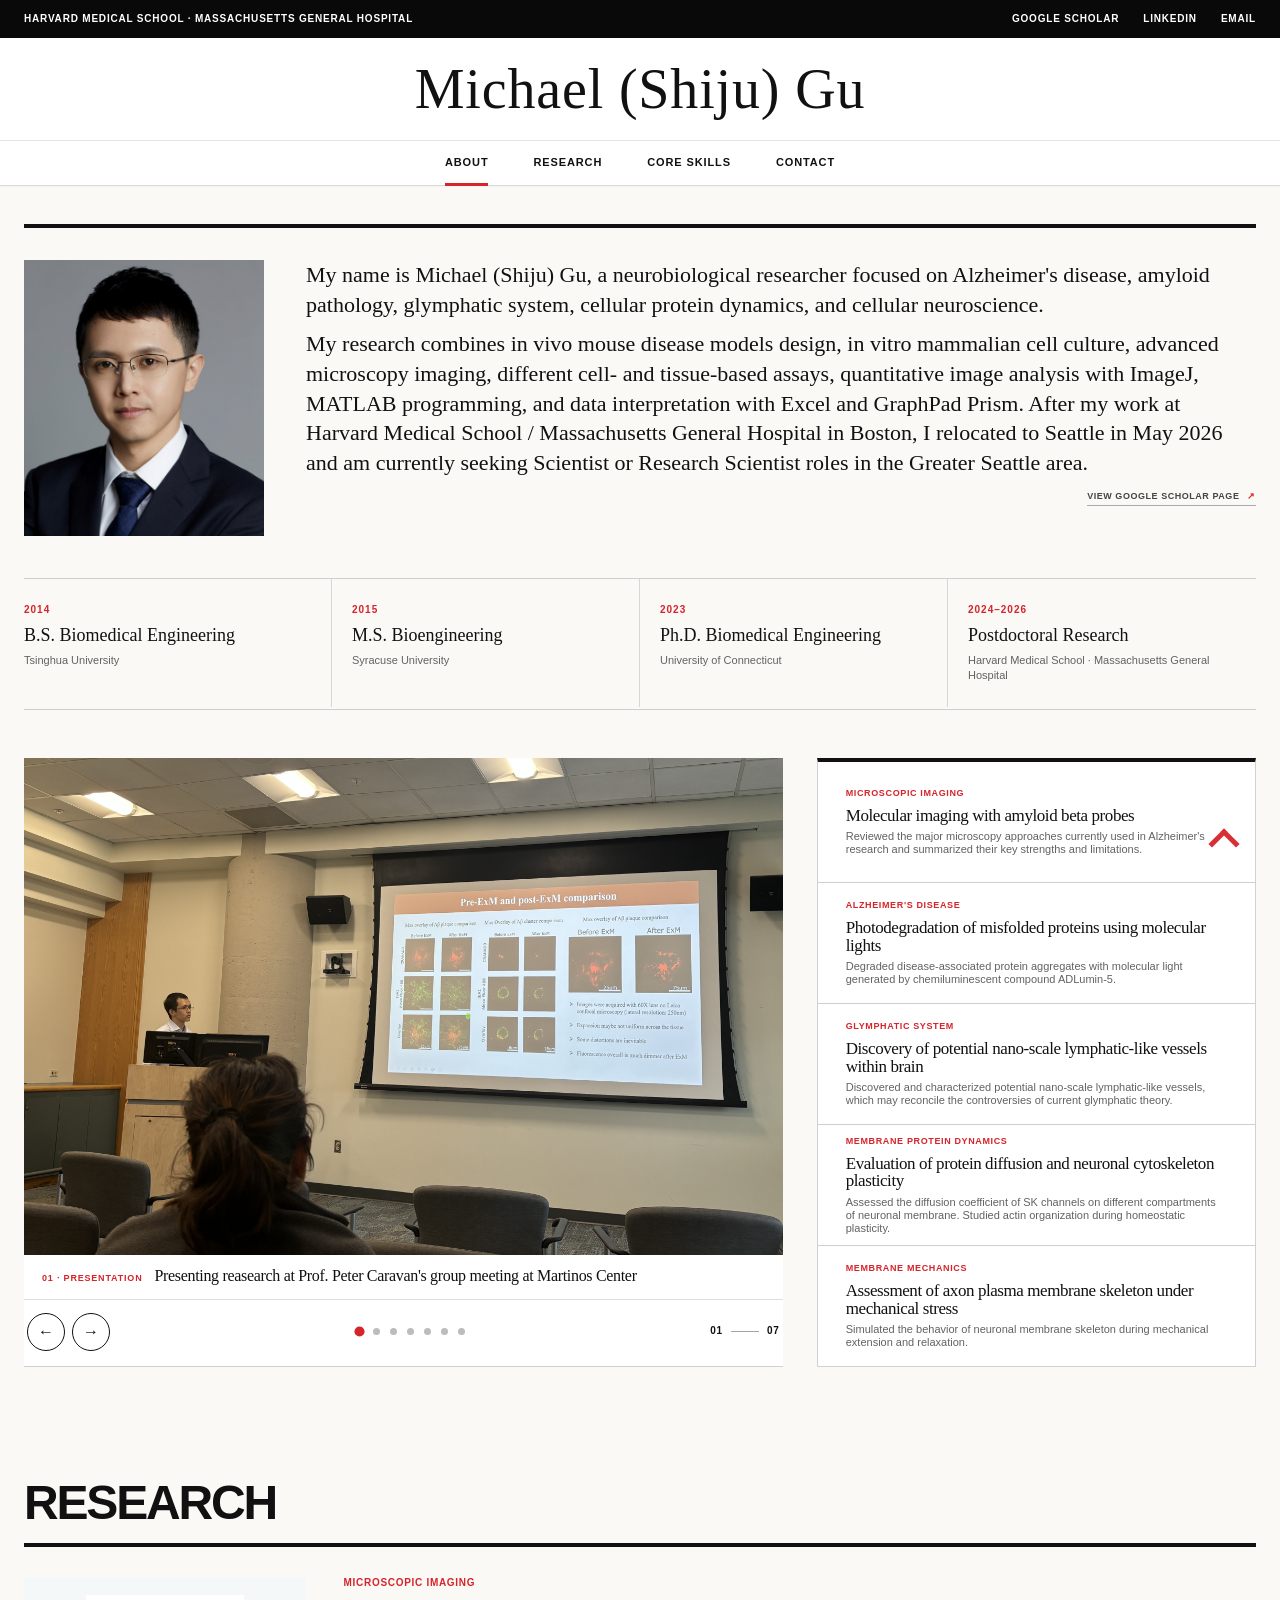
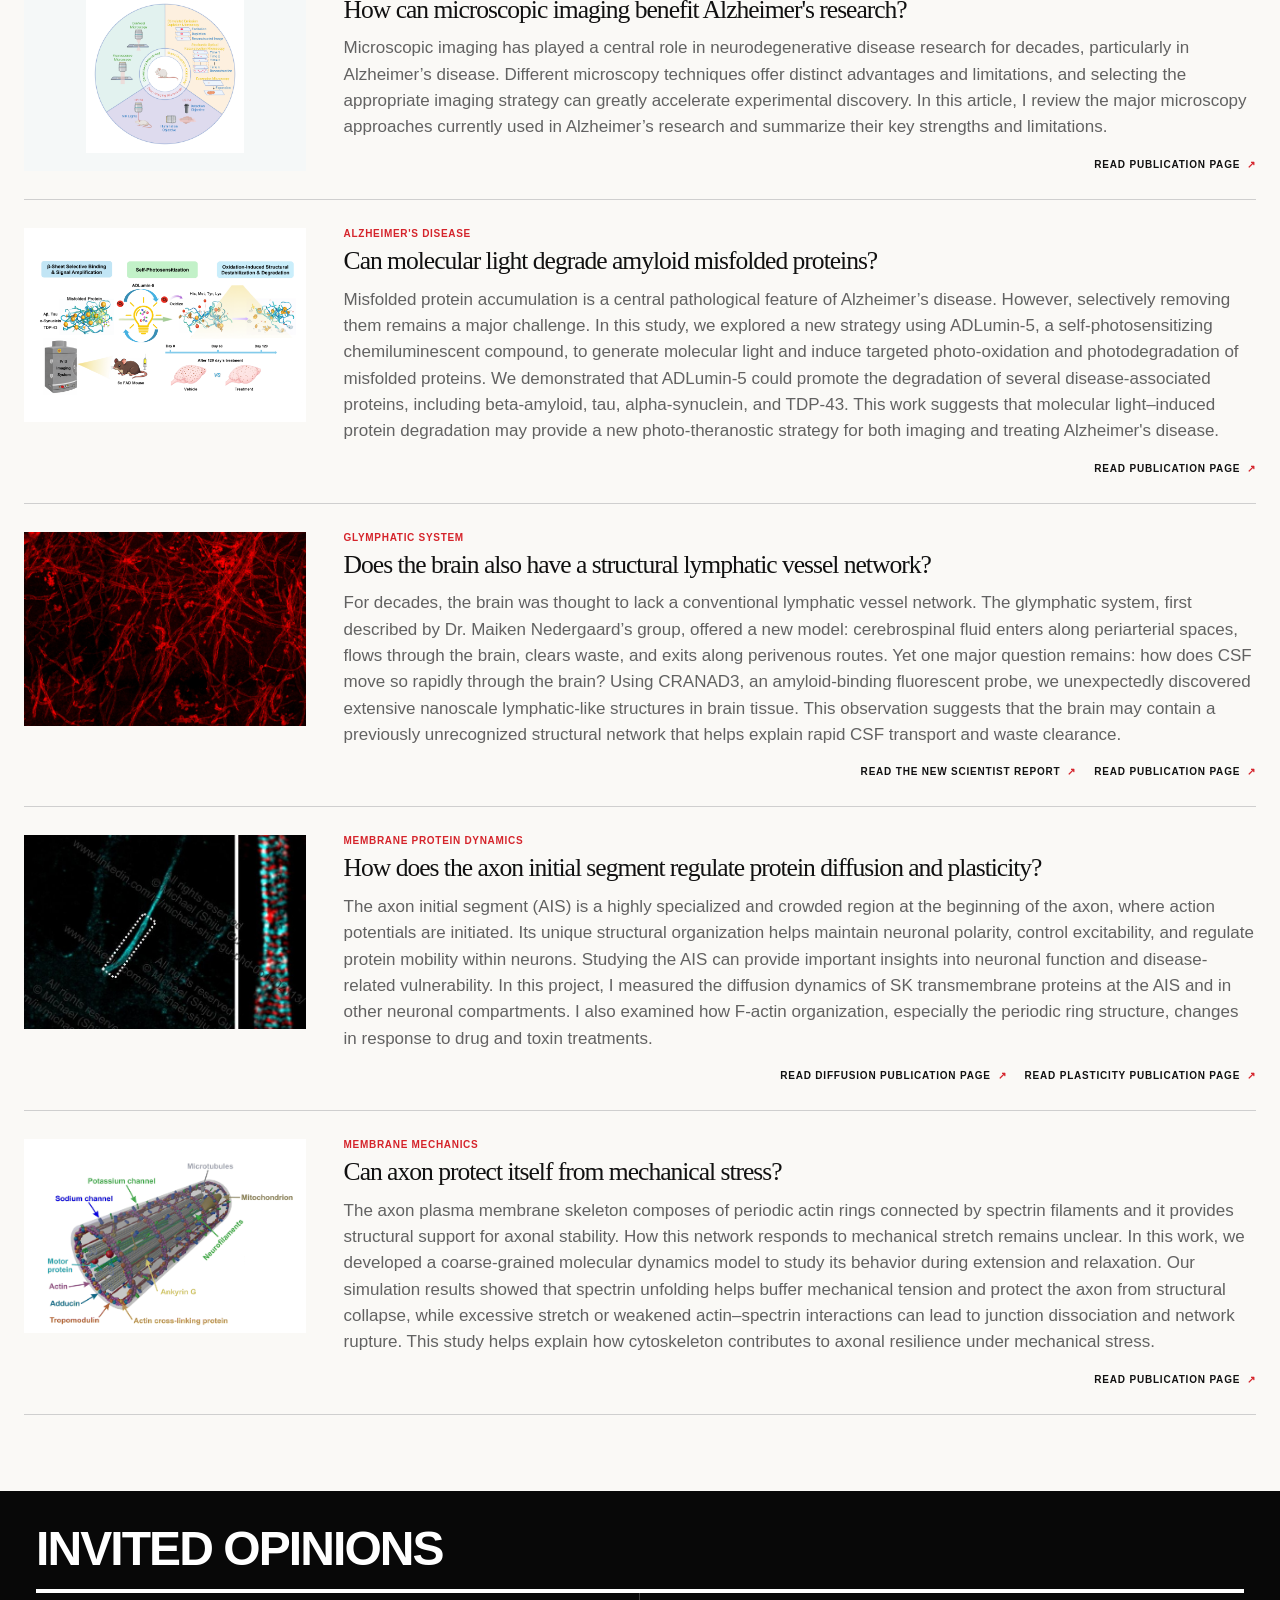
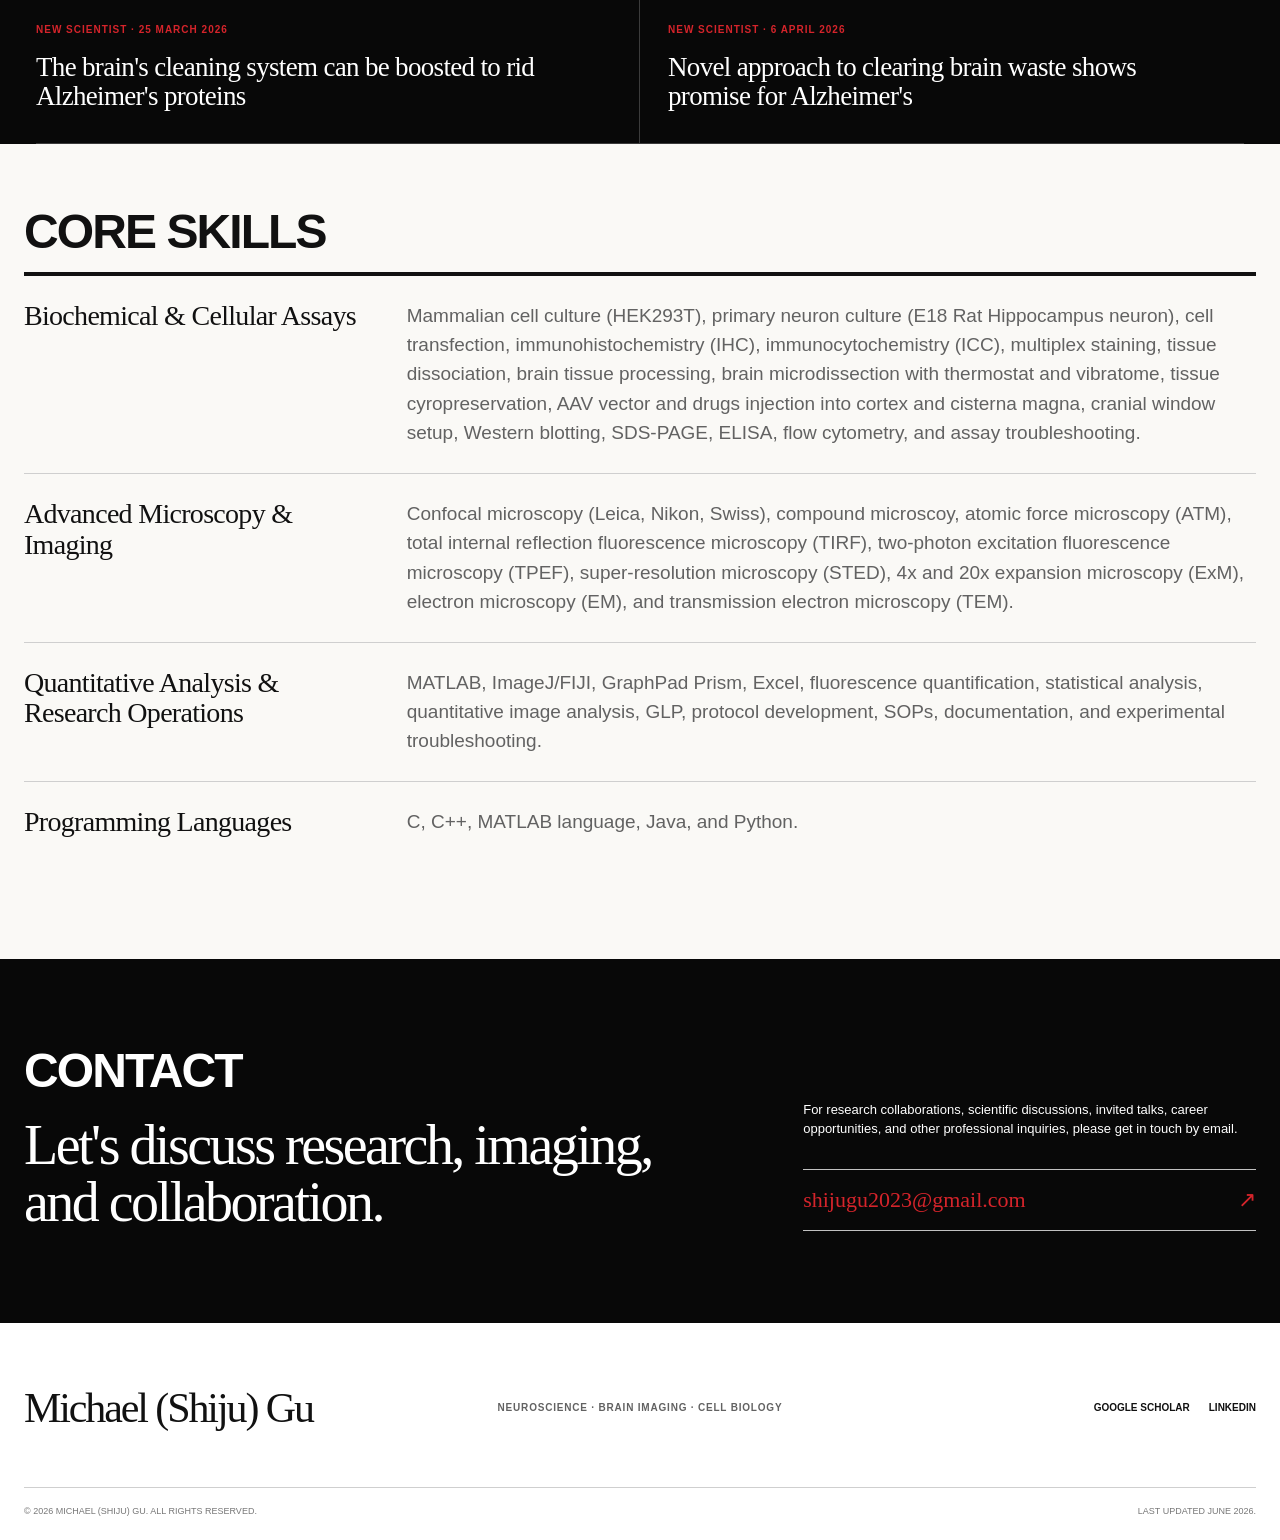
<file: index.html>
﻿<!doctype html>
<html lang="en">
  <head>
    <meta charset="UTF-8" />
    <meta name="viewport" content="width=device-width, initial-scale=1.0" />
    <meta
      name="description"
      content="Shiju Gu, Ph.D. is a neurobiology and biomedical imaging researcher focused on Alzheimer's disease, glymphatic biology, fluorescence microscopy, tissue imaging, quantitative image analysis, and neurodegeneration in the Greater Seattle Area."
    />
    <meta name="author" content="Shiju Gu, Ph.D." />
    <meta
      name="keywords"
      content="Shiju Gu, Alzheimer's disease, glymphatic biology, fluorescence microscopy, tissue imaging, quantitative image analysis, neurodegeneration"
    />
    <meta name="robots" content="index, follow" />
    <meta name="theme-color" content="#ffffff" />
    <link rel="canonical" href="https://shiju-gu.github.io/" />
    <meta property="og:type" content="profile" />
    <meta property="og:site_name" content="Shiju Gu, Ph.D." />
    <meta property="og:title" content="Shiju Gu, Ph.D. | Alzheimer's Disease, Glymphatic Biology & Biomedical Imaging" />
    <meta
      property="og:description"
      content="Personal website of Shiju Gu, Ph.D., a researcher focused on Alzheimer's disease, glymphatic biology, fluorescence microscopy, tissue imaging, quantitative image analysis, and neurodegeneration."
    />
    <meta property="og:url" content="https://shiju-gu.github.io/" />
    <meta property="og:image" content="https://shiju-gu.github.io/images/Shiju-Gu.jpg" />
    <meta property="og:image:alt" content="Portrait of Shiju Gu, Ph.D." />
    <meta property="og:locale" content="en_US" />
    <meta property="profile:first_name" content="Shiju" />
    <meta property="profile:last_name" content="Gu" />
    <meta name="twitter:card" content="summary_large_image" />
    <meta name="twitter:url" content="https://shiju-gu.github.io/" />
    <meta name="twitter:title" content="Shiju Gu, Ph.D. | Alzheimer's Disease & Biomedical Imaging" />
    <meta
      name="twitter:description"
      content="Research profile of Shiju Gu, Ph.D., focused on Alzheimer's disease, glymphatic biology, fluorescence microscopy, tissue imaging, quantitative image analysis, and neurodegeneration."
    />
    <meta name="twitter:image" content="https://shiju-gu.github.io/images/Shiju-Gu.jpg" />
    <meta name="twitter:image:alt" content="Portrait of Shiju Gu, Ph.D." />
    <script type="application/ld+json">
      {
        "@context": "https://schema.org",
        "@type": "Person",
        "name": "Shiju Gu, Ph.D.",
        "givenName": "Shiju",
        "familyName": "Gu",
        "alternateName": "Michael (Shiju) Gu",
        "url": "https://shiju-gu.github.io/",
        "image": "https://shiju-gu.github.io/images/Shiju-Gu.jpg",
        "sameAs": [
          "https://scholar.google.com/citations?user=sMQZGO8AAAAJ&hl=en",
          "https://www.linkedin.com/in/shiju-gu-phd-0b1602113/"
        ],
        "jobTitle": "Neurobiology and Biomedical Imaging Researcher",
        "description": "Shiju Gu, Ph.D. studies Alzheimer's disease, glymphatic biology, fluorescence microscopy, tissue imaging, quantitative image analysis, and neurodegeneration.",
        "knowsAbout": [
          "Alzheimer's disease",
          "Glymphatic biology",
          "Fluorescence microscopy",
          "Tissue imaging",
          "Quantitative image analysis",
          "Neurodegeneration"
        ],
        "address": {
          "@type": "PostalAddress",
          "addressLocality": "Greater Seattle Area",
          "addressCountry": "US"
        }
      }
    </script>
    <title>Shiju Gu, Ph.D. | Alzheimer's Disease & Biomedical Imaging</title>
    <link rel="stylesheet" href="styles.css" />
    <script src="script.js" defer></script>
  </head>
  <body>
    <a class="skip-link" href="#main-content">Skip to main content</a>

    <div class="utility-bar">
      <div class="utility-inner">
        <p>
          <a href="https://hms.harvard.edu/" target="_blank" rel="noreferrer">Harvard Medical School</a>
          &middot;
          <a href="https://www.massgeneral.org/" target="_blank" rel="noreferrer">Massachusetts General Hospital</a>
        </p>
        <div>
          <a
            href="https://scholar.google.com/citations?user=sMQZGO8AAAAJ&hl=en"
            target="_blank"
            rel="noreferrer"
          >Google Scholar</a>
          <a
            href="https://www.linkedin.com/in/shiju-gu-phd-0b1602113/"
            target="_blank"
            rel="noreferrer"
          >LinkedIn</a>
          <a href="mailto:shijugu2023@gmail.com">Email</a>
        </div>
      </div>
    </div>

    <header class="site-header" data-header>
      <div class="masthead">
        <button
          class="menu-toggle"
          type="button"
          aria-label="Open navigation"
          aria-expanded="false"
          data-menu-toggle
        >
          <span></span><span></span><span></span>
        </button>

        <a class="site-name" href="#about" aria-label="Michael (Shiju) Gu, home">
          Michael (Shiju) Gu</a>

        <span class="masthead-spacer" aria-hidden="true"></span>
      </div>

      <nav class="main-nav" aria-label="Primary navigation" data-nav>
        <a href="#about">About</a>
        <a href="#research">Research</a>
        <a href="#skills">CORE SKILLS</a>
        <a href="#contact">Contact</a>
      </nav>
    </header>

    <main id="main-content">
      <section class="hero page-shell" id="about">
        <div class="intro-deck" aria-label="About Michael (Shiju) Gu">
          <div class="intro-portrait">
            <img
              src="images/Shiju-Gu.jpg?v=4"
              alt="Portrait of Michael (Shiju) Gu"
              width="2560"
              height="2458"
            >
          </div>

          <div class="intro-copy">
            <p>
              My name is Michael (Shiju) Gu, a neurobiological researcher focused on Alzheimer's disease, amyloid pathology,  
              glymphatic system, cellular protein dynamics, and cellular neuroscience.  
            </p>
            <p>
              My research combines in vivo mouse disease models design, in vitro mammalian cell culture, advanced microscopy imaging, 
              different cell- and tissue-based assays, quantitative image analysis with ImageJ, MATLAB programming, and data interpretation with Excel and GraphPad Prism. 
              After my work at Harvard Medical School / Massachusetts General Hospital in Boston, 
              I relocated to Seattle in May 2026 and am currently seeking Scientist or Research Scientist roles 
              in the Greater Seattle area.
            </p>
            <a
              class="profile-scholar-link intro-scholar-link"
              href="https://scholar.google.com/citations?user=sMQZGO8AAAAJ&hl=en"
              target="_blank"
              rel="noreferrer"
            >View Google Scholar Page <span>↗</span></a>
          </div>

          <ol class="education-line" aria-label="Education and training">
            <li>
              <time>2014</time>
              <strong>B.S. Biomedical Engineering</strong>
              <span><a href="https://www.tsinghua.edu.cn/en/" target="_blank" rel="noreferrer">Tsinghua University</a></span>
            </li>
            <li>
              <time>2015</time>
              <strong>M.S. Bioengineering</strong>
              <span><a href="https://www.syracuse.edu/" target="_blank" rel="noreferrer">Syracuse University</a></span>
            </li>
            <li>
              <time>2023</time>
              <strong>Ph.D. Biomedical Engineering</strong>
              <span><a href="https://uconn.edu/" target="_blank" rel="noreferrer">University of Connecticut</a></span>
            </li>
            <li>
              <time>2024–2026</time>
              <strong>Postdoctoral Research</strong>
              <span>
                <a href="https://hms.harvard.edu/" target="_blank" rel="noreferrer">Harvard Medical School</a>
                &middot;
                <a href="https://www.massgeneral.org/" target="_blank" rel="noreferrer">Massachusetts General Hospital</a>
              </span>
            </li>
          </ol>
        </div>

        <div class="hero-grid">
          <article class="lead-story">
            <div class="hero-carousel" data-carousel aria-label="Featured research image gallery">
              <div
                class="carousel-track"
                data-carousel-track
                tabindex="0"
                aria-label="Scrollable gallery. Use the left and right arrow keys to navigate."
              >
                <figure class="carousel-slide" data-slide>
                  <div class="carousel-image">
                    <img src="images/slides/slide-01.png" alt="Abstract neural dynamics visualization">
                  </div>
                  <figcaption>
                    <span>01 · Presentation</span>
                    <p>Presenting reasearch at Prof. Peter Caravan's group meeting at Martinos Center</p>
                  </figcaption>
                </figure>

                <figure class="carousel-slide" data-slide>
                  <div class="carousel-image">
                    <img src="images/slides/slide-02.png" alt="Abstract glymphatic pathway visualization">
                  </div>
                  <figcaption>
                    <span>02 · Seminar</span>
                    <p> Discussing with Prof. Dennis Selkoe after an Alzheimer's disease seminar at HMS</p>
                  </figcaption>
                </figure>

                <figure class="carousel-slide" data-slide>
                  <div class="carousel-image">
                    <img src="images/slides/slide-03.png" alt="Abstract molecular imaging visualization">
                  </div>
                  <figcaption>
                    <span>03 · In vivo Study</span>
                    <p>Injecting AAV vectors and fluorescent probes in mouse disease models </p>
                  </figcaption>
                </figure>

                <figure class="carousel-slide" data-slide>
                  <div class="carousel-image">
                    <img src="images/slides/slide-04.png" alt="Abstract amyloid imaging visualization">
                  </div>
                  <figcaption>
                    <span>04 · Imaging</span>
                    <p>Imaging Aβ plaques and microglia using confocal and fluorescence lifetime microscopy.</p>
                  </figcaption>
                </figure>

                <figure class="carousel-slide" data-slide>
                  <div class="carousel-image">
                    <img src="images/slides/slide-05.png" alt="Abstract axonal membrane visualization">
                  </div>
                  <figcaption>
                    <span>05 · Microscopy</span>
                    <p>Calibrating two-photon fluorescence microscopy for in vivo mouse brain imaging.</p>
                  </figcaption>
                </figure>

                <figure class="carousel-slide" data-slide>
                  <div class="carousel-image">
                    <img src="images/slides/slide-06.png" alt="Abstract microscopy visualization">
                  </div>
                  <figcaption>
                    <span>06 · Lab</span>
                    <p>Group photo with my PI, Prof. Chongzhao Ran (at center), and lab members at Martinos Center.</p>
                  </figcaption>
                </figure>

                <figure class="carousel-slide" data-slide>
                  <div class="carousel-image">
                    <img src="images/slides/slide-07.png" alt="Abstract collaborative research visualization">
                  </div>
                  <figcaption>
                    <span>07 · Martinos Center</span>
                    <p>Finishing my postdoc at MGH/HMS before relocating to Seattle in April 2026.</p>
                  </figcaption>
                </figure>
              </div>

              <div class="carousel-controls">
                <div class="carousel-buttons">
                  <button type="button" data-carousel-prev aria-label="Previous image">←</button>
                  <button type="button" data-carousel-next aria-label="Next image">→</button>
                </div>
                <div class="carousel-dots" data-carousel-dots aria-label="Choose an image"></div>
                <p class="carousel-count" aria-live="polite">
                  <span data-carousel-current>01</span>
                  <i></i>
                  <span>07</span>
                </p>
              </div>
            </div>

          </article>

          <aside class="hero-sidebar" aria-label="Research highlights">
            <a class="sidebar-story" href="#imaging">
              <span class="story-label">Microscopic Imaging</span>
              <h3>Molecular imaging with amyloid beta probes</h3>
              <p> Reviewed the major microscopy approaches currently used in Alzheimer's research and summarized their key strengths and limitations.</p>
            </a>

            <a class="sidebar-story" href="#protein-photodegradation">
              <span class="story-label">Alzheimer's Disease</span>
              <h3>Photodegradation of misfolded proteins using molecular lights</h3>
              <p>Degraded disease-associated protein aggregates with molecular light generated by chemiluminescent compound ADLumin-5.</p>
            </a>

            <a class="sidebar-story" href="#glymphatic">
              <span class="story-label">Glymphatic system</span>
              <h3>Discovery of potential nano-scale lymphatic-like vessels within brain</h3>
              <p>Discovered and characterized potential nano-scale lymphatic-like vessels, which may reconcile the controversies of current glymphatic theory.</p>
            </a>

            <a class="sidebar-story" href="#plasticity">
              <span class="story-label">Membrane protein dynamics</span>
              <h3>Evaluation of protein diffusion and neuronal cytoskeleton plasticity</h3>
              <p>Assessed the diffusion coefficient of SK channels on different compartments of neuronal membrane. 
                Studied actin organization during homeostatic plasticity.</p>
            </a>

            <a class="sidebar-story" href="#membrane-skeleton">
              <span class="story-label">Membrane mechanics</span>
              <h3>Assessment of axon plasma membrane skeleton under mechanical stress</h3>
              <p>Simulated the behavior of neuronal membrane skeleton during mechanical extension and relaxation.</p>
            </a>

          </aside>
        </div>
      </section>

      <section class="research-section page-shell" id="research">
    <div class="section-title-row">
      <h2>Research</h2>
    </div>

        <div class="research-grid">

      <article class="research-card" id="imaging">
        <div class="card-art molecule-art research-image-art">
          <img
            src="images/research-molecular-imaging.png"
            alt="Overview diagram of microscopic imaging techniques"
          >
        </div>
            <div class="research-card-copy">
              <span class="story-label">Microscopic Imaging</span>
              <h3>How can microscopic imaging benefit Alzheimer's research?</h3>
              <p>
                Microscopic imaging has played a central role in neurodegenerative disease research for decades, particularly in Alzheimer’s disease. Different microscopy techniques offer distinct advantages and limitations, and selecting the appropriate imaging strategy can greatly accelerate experimental discovery. In this article, I review the major microscopy approaches currently used in Alzheimer’s research and summarize their key strengths and limitations. 
              </p>
              <div class="research-publication-links">
                <a
                  href="https://onlinelibrary.wiley.com/doi/full/10.1002/ird3.70002"
                  target="_blank"
                  rel="noreferrer"
                >read publication page <span>↗</span></a>
              </div>
            </div>
          </article>

      <article class="research-card" id="protein-photodegradation">
        <div class="card-art glymphatic-art">
          <img
            src="images/ADL5.png"
            alt="Fluorescence microscopy image related to molecular phototherapy"
          >
        </div>
            <div class="research-card-copy">
              <span class="story-label">Alzheimer's Disease</span>
              <h3>Can molecular light degrade amyloid misfolded proteins?</h3>
              <p>
                Misfolded protein accumulation is a central pathological feature of Alzheimer’s disease. 
                However, selectively removing them remains a major challenge. In this study, we explored a new strategy 
                using ADLumin-5, a self-photosensitizing chemiluminescent compound, to generate 
                molecular light and induce targeted photo-oxidation and photodegradation of 
                misfolded proteins. 
                We demonstrated that ADLumin-5 could promote the degradation of several 
                disease-associated proteins, including beta-amyloid, tau, alpha-synuclein, 
                and TDP-43. This work suggests that molecular light–induced protein 
                degradation may provide a new photo-theranostic strategy for 
                both imaging and treating Alzheimer's disease.
              </p>
              <div class="research-publication-links">
                <a
                  href="https://www.biorxiv.org/content/10.64898/2026.06.16.732486v1"
                  target="_blank"
                  rel="noreferrer"
                >read publication page <span>↗</span></a>
              </div>
            </div>
          </article>

      <article class="research-card" id="glymphatic">
            <div class="card-art glymphatic-art">
         <img
           src="images/glymphatic-nlvs.png"
           alt="Red fluorescence microscopy image showing fine brain structures"
         >
            </div>
            <div class="research-card-copy">
              <span class="story-label">Glymphatic system</span>
              <h3>Does the brain also have a structural lymphatic vessel network?</h3>
              <p>
                For decades, the brain was thought to lack a conventional lymphatic vessel network.
                 The glymphatic system, first described by Dr. Maiken Nedergaard’s group, offered 
                 a new model: cerebrospinal fluid enters along periarterial spaces, 
                 flows through the brain, clears waste, and exits along perivenous routes. 
                 Yet one major question remains: how does CSF move so rapidly through the brain?
                 Using CRANAD3, an amyloid-binding fluorescent probe, we unexpectedly 
                 discovered extensive nanoscale lymphatic-like structures in brain tissue. 
                 This observation suggests that the brain may contain a previously unrecognized 
                 structural network that helps explain rapid CSF transport and waste clearance.
              </p>
              <div class="research-publication-links">
                <a
                  href="https://www.newscientist.com/article/2515542-accidental-discovery-hints-at-mystery-structures-within-our-brain/"
                  target="_blank"
                  rel="noreferrer"
                >Read the New Scientist Report <span>↗</span></a>
                <a
                  href="https://www.biorxiv.org/content/10.64898/2025.12.30.697095v2.abstract"
                  target="_blank"
                  rel="noreferrer"
                >read publication page <span>↗</span></a>
              </div>
            </div>
          </article>

      <article class="research-card" id="plasticity">
        <div class="card-art axon-art research-image-art">
          <img
            src="images/research-axon-dynamics.jpg"
            alt="Microscopy image of axonal membrane dynamics"
          >
        </div>
            <div class="research-card-copy">
              <span class="story-label">Membrane Protein Dynamics</span>
              <h3>How does the axon initial segment regulate protein diffusion and plasticity?</h3>
              <p>
                The axon initial segment (AIS) is a highly specialized and crowded region at the 
                beginning of the axon, where action potentials are initiated. Its unique structural 
                organization helps maintain neuronal polarity, control excitability, and regulate protein 
                mobility within neurons. Studying the AIS can provide important insights into neuronal 
                function and disease-related vulnerability. In this project, I measured the diffusion 
                dynamics of SK transmembrane proteins at the AIS and in other neuronal compartments. 
                I also examined how F-actin organization, especially the periodic ring structure, 
                changes in response to drug and toxin treatments.
              </p>
              <div class="research-publication-links research-publication-links-multiple">
                <a
                  href="https://journals.physiology.org/doi/full/10.1093/function/zqad018"
                  target="_blank"
                  rel="noreferrer"
                >read diffusion publication page <span>↗</span></a>
                <a
                  href="https://www.biorxiv.org/content/10.1101/2025.10.28.685151v1.abstract"
                  target="_blank"
                  rel="noreferrer"
                >read plasticity publication page <span>↗</span></a>
              </div>
            </div>
          </article>

      <article class="research-card" id="membrane-skeleton">
        <div class="card-art axon-art research-image-art">
          <img
            src="images/simulation-image.png"
            alt="Microscopy image related to axonal membrane skeleton dynamics"
          >
        </div>
            <div class="research-card-copy">
              <span class="story-label">Membrane mechanics</span>
              <h3>Can axon protect itself from mechanical stress?</h3>
              <p>
                The axon plasma membrane skeleton composes of periodic 
                actin rings connected by spectrin filaments and it provides structural support for 
                axonal stability. How this network responds to mechanical stretch remains 
                unclear. In this work, we developed a coarse-grained molecular dynamics model 
                to study its behavior during extension and relaxation. 
                Our simulation results showed that spectrin unfolding helps buffer mechanical tension 
                and protect the axon from structural collapse, while excessive stretch or 
                weakened actin–spectrin interactions can lead to junction dissociation and 
                network rupture. This study helps explain how cytoskeleton contributes to axonal resilience under mechanical stress.
              </p>
              <div class="research-publication-links">
                <a
                  href="https://pubs.rsc.org/en/content/articlehtml/2023/sm/d2sm01602h"
                  target="_blank"
                  rel="noreferrer"
                >read publication page <span>↗</span></a>
              </div>
            </div>
          </article>
        </div>

        <section class="invited-opinions" aria-labelledby="opinions-title">
      <div class="opinions-heading">
        <h3 id="opinions-title">Invited opinions</h3>
      </div>

          <div class="opinion-list">
            <a
              href="https://www.newscientist.com/article/2520849-the-brains-cleaning-system-can-be-boosted-to-rid-alzheimers-proteins/?utm_term=Autofeed&utm_campaign=echobox&utm_medium=social&utm_source=Linkedin#Echobox=1774590391"
              target="_blank"
              rel="noreferrer"
            >
              <span>New Scientist · 25 March 2026</span>
              <h4>The brain's cleaning system can be boosted to rid Alzheimer's proteins</h4>
            </a>
            <a
              href="https://www.newscientist.com/article/2522065-novel-approach-to-clearing-brain-waste-shows-promise-for-alzheimers/"
              target="_blank"
              rel="noreferrer"
            >
              <span>New Scientist · 6 April 2026</span>
              <h4>Novel approach to clearing brain waste shows promise for Alzheimer's</h4>
            </a>
          </div>
        </section>

        <section class="skills-panel" id="skills" aria-labelledby="skills-title">
      <div class="skills-heading">
        <h3 id="skills-title">Core skills</h3>
      </div>

          <div class="skills-grid">
            <article>
              <h4>Biochemical &amp; Cellular Assays</h4>
              <p>
                Mammalian cell culture (HEK293T), primary neuron culture (E18 Rat Hippocampus neuron), cell transfection, immunohistochemistry (IHC), 
                immunocytochemistry (ICC), multiplex staining, 
                tissue dissociation, brain tissue processing, brain microdissection with thermostat and vibratome, tissue cyropreservation, AAV vector and drugs injection into cortex and cisterna magna,
                cranial window setup, Western blotting, SDS-PAGE, ELISA, flow cytometry,
                 
                and assay troubleshooting.
              </p>
            </article>
            <article>
              <h4>Advanced Microscopy &amp; Imaging</h4>
              <p>
                Confocal microscopy (Leica, Nikon, Swiss), compound microscoy, atomic force microscopy (ATM), total internal reflection fluorescence microscopy (TIRF), two-photon excitation fluorescence microscopy (TPEF), super-resolution microscopy (STED), 4x and 20x expansion
                microscopy (ExM), electron microscopy (EM), and transmission electron microscopy (TEM).
              </p>
            </article>
            <article>
              <h4>Quantitative Analysis &amp; Research Operations</h4>
              <p>
                MATLAB, ImageJ/FIJI, GraphPad Prism, Excel, fluorescence quantification, statistical analysis, quantitative image analysis, GLP, protocol development, SOPs,
                documentation, and experimental troubleshooting.
              </p>
            </article>
            <article>
              <h4>Programming Languages</h4>
              <p>
                C, C++, MATLAB language, Java, and Python.
              </p>
            </article>
          </div>
        </section>
      </section>

      <section class="contact-section" id="contact">
        <div class="page-shell contact-grid">
          <div>
            <span class="section-tag light">Contact</span>
            <h2>Let's discuss research, imaging, and collaboration.</h2>
          </div>
          <div class="contact-copy">
            <p>
              For research collaborations, scientific discussions, invited talks, career opportunities, and other
              professional inquiries, please get in touch by email.
            </p>
            <a class="email-link" href="mailto:shijugu2023@gmail.com">
              shijugu2023@gmail.com
              <span aria-hidden="true">↗</span>
            </a>
          </div>
        </div>
      </section>
    </main>

    <footer class="site-footer">
      <div class="page-shell footer-grid">
        <a class="footer-name" href="#home">Michael (Shiju) Gu</a>
        <p>Neuroscience · Brain Imaging · Cell Biology </p>
        <div>
          <a
            href="https://scholar.google.com/citations?user=sMQZGO8AAAAJ&hl=en"
            target="_blank"
            rel="noreferrer"
          >Google Scholar</a>
          <a
            href="https://www.linkedin.com/in/shiju-gu-phd-0b1602113/"
            target="_blank"
            rel="noreferrer"
          >LinkedIn</a>
        </div>
      </div>
      <div class="page-shell copyright">
        <p>© <span data-year></span> Michael (Shiju) Gu. All rights reserved.</p>
        <p>Last updated June 2026.</p>
      </div>
    </footer>
    <button class="scroll-top-button" type="button" aria-label="Back to top" data-scroll-top></button>
  </body>
</html>
</file>
<file: styles.css>
:root {
  --red: #d5242b;
  --red-dark: #a70d1c;
  --ink: #111111;
  --paper: #ffffff;
  --mist: #f2f2f2;
  --soft: #e7e7e7;
  --gray: #626262;
  --blue-black: #0d222a;
  --warm-white: #faf9f6;
  --line: #cfcfcf;
  --serif: Georgia, "Times New Roman", serif;
  --sans: Arial, "Helvetica Neue", sans-serif;
  --page: 1240px;
}

* {
  box-sizing: border-box;
}

html {
  scroll-behavior: smooth;
  scroll-padding-top: 132px;
}

body {
  margin: 0;
  background: var(--warm-white);
  color: var(--ink);
  font-family: var(--sans);
  line-height: 1.45;
}

::selection {
  background: var(--red);
  color: #fff;
}

a {
  color: inherit;
  text-decoration: none;
}

button {
  color: inherit;
  font: inherit;
}

img,
svg {
  max-width: 100%;
}

.skip-link {
  position: fixed;
  top: 8px;
  left: 8px;
  z-index: 100;
  padding: 10px 14px;
  background: var(--red);
  color: #fff;
  transform: translateY(-150%);
}

.skip-link:focus {
  transform: translateY(0);
}

.page-shell {
  width: min(calc(100% - 48px), var(--page));
  margin-inline: auto;
}

.utility-bar {
  background: #090909;
  color: #fff;
}

.utility-inner {
  display: flex;
  align-items: center;
  justify-content: space-between;
  width: min(calc(100% - 48px), var(--page));
  min-height: 38px;
  margin-inline: auto;
  font-size: 10px;
  font-weight: 700;
  letter-spacing: 0.08em;
  text-transform: uppercase;
}

.utility-inner p {
  margin: 0;
}

.utility-inner div {
  display: flex;
  gap: 24px;
}

.utility-inner a:hover {
  color: #ff6268;
}

.site-header {
  position: sticky;
  top: 0;
  z-index: 20;
  border-bottom: 1px solid #d8d8d8;
  background: rgba(255, 255, 255, 0.98);
  box-shadow: 0 1px 0 rgba(0, 0, 0, 0.02);
}

.masthead {
  display: grid;
  grid-template-columns: 1fr auto 1fr;
  align-items: center;
  width: min(calc(100% - 48px), var(--page));
  min-height: 102px;
  margin-inline: auto;
}

.card-art img {
  display: block;
  width: 100%;
  height: 100%;
  object-fit: cover;
}

.site-name {
  font-family: var(--serif);
  font-size: clamp(38px, 4.5vw, 56px);
  letter-spacing: 0.015em;
  line-height: 0.8;
}

.menu-toggle {
  display: grid;
  width: 42px;
  gap: 6px;
  justify-self: start;
  padding: 8px 4px;
  border: 0;
  background: transparent;
  cursor: pointer;
  visibility: hidden;
}

.menu-toggle span {
  display: block;
  width: 25px;
  height: 2px;
  background: var(--ink);
}

.masthead-spacer {
  justify-self: end;
}

.contact-pill {
  justify-self: end;
  padding: 10px 19px;
  border-radius: 999px;
  background: var(--red);
  color: #fff;
  font-size: 11px;
  font-weight: 700;
  letter-spacing: 0.04em;
  text-transform: uppercase;
  transition: background-color 180ms ease;
}

.contact-pill:hover {
  background: var(--red-dark);
}

.contact-pill span {
  margin-left: 7px;
}

.main-nav {
  display: flex;
  align-items: center;
  justify-content: center;
  gap: 45px;
  min-height: 45px;
  border-top: 1px solid #e3e3e3;
  font-size: 11px;
  font-weight: 700;
  letter-spacing: 0.08em;
  text-transform: uppercase;
}

.main-nav a {
  position: relative;
}

.main-nav a::after {
  position: absolute;
  right: 0;
  bottom: -15px;
  left: 0;
  height: 3px;
  background: var(--red);
  content: "";
  transform: scaleX(0);
  transition: transform 180ms ease;
}

.main-nav a:hover::after,
.main-nav a.active::after {
  transform: scaleX(1);
}

.hero {
  padding-top: 38px;
  padding-bottom: 50px;
}

.intro-deck {
  display: grid;
  grid-template-columns: 240px minmax(0, 1fr);
  gap: 42px;
  align-items: start;
  margin-bottom: 48px;
  padding: 32px 0 24px;
  border-top: 4px solid var(--ink);
  border-bottom: 1px solid var(--line);
}

.intro-heading h1 {
  max-width: 720px;
  margin: 14px 0 0;
  font-family: var(--serif);
  font-size: clamp(45px, 6vw, 76px);
  font-weight: 400;
  letter-spacing: -0.058em;
  line-height: 0.95;
}

.intro-heading .section-tag {
  display: block;
  color: var(--ink);
  font-size: clamp(34px, 4vw, 48px);
  font-weight: 700;
  letter-spacing: -0.045em;
  line-height: 1;
  text-transform: uppercase;
}

.intro-copy {
  display: flex;
  align-self: stretch;
  flex-direction: column;
  justify-content: flex-start;
  min-height: 276px;
  padding-top: 0;
}

.intro-copy p {
  margin: 0;
  color: var(--ink);
  font-family: var(--serif);
  font-size: 22px;
  line-height: 1.35;
}

.intro-copy p + p {
  margin-top: 10px;
}

.intro-portrait {
  width: 240px;
  height: 276px;
  overflow: hidden;
  background: #d7d7d2;
}

.intro-portrait img {
  display: block;
  width: 100%;
  height: 100%;
  object-fit: cover;
  object-position: 50% 28%;
  filter: saturate(0.86) contrast(1.03);
}

.intro-scholar-link {
  align-self: flex-end;
  margin-top: auto;
  padding-top: 0;
}

.education-line {
  display: grid;
  grid-column: 1 / -1;
  grid-template-columns: repeat(4, 1fr);
  margin: 0;
  padding: 0;
  border-top: 1px solid var(--line);
  list-style: none;
}

.education-line li {
  position: relative;
  min-width: 0;
  padding: 18px 20px 2px 0;
  border-right: 1px solid #d6d6d6;
}

.education-line li:not(:first-child) {
  padding-left: 20px;
}

.education-line li:last-child {
  border-right: 0;
}

@media (min-width: 981px) {
  .education-line li {
    padding-top: 24px;
  }

  .education-line li:not(:last-child)::after {
    position: absolute;
    top: 0;
    right: -1px;
    bottom: -22px;
    width: 1px;
    background: #d6d6d6;
    content: "";
  }
}

.education-line time,
.education-line strong,
.education-line span {
  display: block;
}

.education-line time {
  margin-bottom: 7px;
  color: var(--red);
  font-size: 10px;
  font-weight: 700;
  letter-spacing: 0.1em;
  text-transform: uppercase;
}

.education-line strong {
  font-family: var(--serif);
  font-size: 18px;
  font-weight: 400;
  line-height: 1.2;
}

.education-line span {
  margin-top: 7px;
  color: var(--gray);
  font-size: 11px;
  line-height: 1.35;
}

.education-line span a {
  color: inherit;
}

.education-line span a:hover {
  color: var(--red);
}

.hero-grid {
  display: grid;
  grid-template-columns: minmax(0, 1.9fr) minmax(330px, 1.1fr);
  gap: 34px;
}

.lead-story,
.hero-sidebar {
  min-width: 0;
}

.hero-carousel {
  min-width: 0;
  border-bottom: 1px solid #cfcfcf;
  background: #fff;
}

.carousel-track {
  display: flex;
  overflow-x: auto;
  scroll-behavior: smooth;
  scroll-snap-type: x mandatory;
  scrollbar-width: none;
  overscroll-behavior-x: contain;
}

.carousel-track::-webkit-scrollbar {
  display: none;
}

.carousel-track:focus-visible {
  outline: 3px solid var(--red);
  outline-offset: 4px;
}

.carousel-slide {
  flex: 0 0 100%;
  min-width: 0;
  margin: 0;
  scroll-snap-align: start;
  scroll-snap-stop: always;
}

.carousel-image {
  aspect-ratio: 10 / 6.55;
  overflow: hidden;
  background: #050505;
}

.carousel-image img {
  display: block;
  width: 100%;
  height: 100%;
  object-fit: cover;
  transition: transform 700ms cubic-bezier(0.2, 0.7, 0.2, 1);
}

.carousel-slide:hover .carousel-image img {
  transform: scale(1.018);
}

.carousel-slide figcaption {
  display: flex;
  align-items: baseline;
  gap: 12px;
  min-height: 44px;
  padding: 12px 18px 11px;
  overflow: hidden;
  white-space: nowrap;
}

.carousel-slide figcaption span {
  flex: 0 0 auto;
  color: var(--red);
  font-size: 9px;
  font-weight: 700;
  letter-spacing: 0.09em;
  text-transform: uppercase;
}

.carousel-slide figcaption p {
  min-width: 0;
  margin: 0;
  overflow: hidden;
  font-family: var(--serif);
  font-size: 16px;
  letter-spacing: -0.02em;
  line-height: 1.15;
  text-overflow: ellipsis;
}

.carousel-controls {
  display: grid;
  grid-template-columns: auto 1fr auto;
  align-items: center;
  gap: 24px;
  padding: 13px 3px 15px;
  border-top: 1px solid #dedede;
}

.carousel-buttons {
  display: flex;
  gap: 7px;
}

.carousel-buttons button {
  display: grid;
  width: 38px;
  height: 38px;
  padding: 0;
  place-items: center;
  border: 1px solid var(--ink);
  border-radius: 50%;
  background: transparent;
  cursor: pointer;
  transition:
    background-color 160ms ease,
    color 160ms ease;
}

.carousel-buttons button:hover {
  background: var(--ink);
  color: #fff;
}

.carousel-dots {
  display: flex;
  justify-content: center;
  gap: 10px;
}

.carousel-dots button {
  width: 7px;
  height: 7px;
  padding: 0;
  border: 0;
  border-radius: 50%;
  background: #bcbcbc;
  cursor: pointer;
  transition:
    background-color 160ms ease,
    transform 160ms ease;
}

.carousel-dots button.active {
  background: var(--red);
  transform: scale(1.45);
}

.carousel-count {
  display: flex;
  align-items: center;
  gap: 8px;
  margin: 0;
  font-size: 10px;
  font-weight: 700;
  letter-spacing: 0.08em;
}

.carousel-count i {
  display: block;
  width: 28px;
  height: 1px;
  background: #a4a4a4;
}

.story-kicker,
.paper-meta {
  display: flex;
  align-items: center;
  justify-content: space-between;
  gap: 18px;
  margin-top: 16px;
  color: var(--gray);
  font-size: 10px;
  font-weight: 700;
  letter-spacing: 0.07em;
  line-height: 1;
  text-transform: uppercase;
}

.story-kicker time {
  flex: 0 0 auto;
  white-space: nowrap;
}

.story-kicker span,
.story-label,
.paper-type {
  color: var(--red);
  font-size: 10px;
  font-weight: 700;
  letter-spacing: 0.07em;
  text-transform: uppercase;
}

.hero-profile {
  display: grid;
  grid-template-columns: 118px minmax(0, 1fr);
  gap: 22px;
  align-items: start;
  padding: 24px;
  border-bottom: 1px solid var(--line);
  background: #fff;
}

.profile-portrait {
  align-self: start;
  height: 142px;
  overflow: hidden;
  background: #d7d7d2;
}

.profile-portrait img {
  display: block;
  width: 100%;
  height: 100%;
  object-fit: cover;
  object-position: 50% 28%;
  filter: saturate(0.86) contrast(1.03);
}

.profile-intro {
  min-width: 0;
}

.profile-intro .story-kicker {
  margin-top: 0;
}

.profile-name {
  margin: 8px 0 6px;
  font-family: var(--serif);
  font-size: clamp(23px, 1.6vw, 28px);
  font-weight: 400;
  letter-spacing: -0.03em;
  line-height: 0.98;
}

.lead-summary {
  margin: 0;
  color: #3f3f3f;
  font-family: var(--serif);
  font-size: 15px;
  line-height: 1.36;
}

.profile-scholar-link {
  display: inline-flex;
  align-items: center;
  gap: 8px;
  margin-top: 12px;
  padding-bottom: 2px;
  border-bottom: 1px solid #aaa;
  color: #444;
  font-size: 9px;
  font-weight: 700;
  letter-spacing: 0.06em;
  text-transform: uppercase;
}

.profile-scholar-link span {
  color: var(--red);
  transition: transform 180ms ease;
}

.profile-scholar-link:hover {
  border-color: var(--red);
  color: var(--red);
}

.profile-scholar-link:hover span {
  transform: translate(3px, -3px);
}

.hero-sidebar {
  display: flex;
  flex-direction: column;
  border: 1px solid #d0d0d0;
  border-top: 4px solid var(--ink);
  background: #fff;
}

.hero-sidebar > h2 {
  margin: 0;
  padding: 19px 22px 17px;
  border-bottom: 1px solid #cfcfcf;
  font-size: 22px;
  letter-spacing: -0.02em;
  line-height: 1;
  text-transform: uppercase;
}

.sidebar-story {
  display: flex;
  flex: 1 1 0;
  flex-direction: column;
  justify-content: center;
  min-height: 96px;
  padding: 16px 28px;
  border-bottom: 1px solid var(--line);
  transition: background-color 180ms ease;
}

.sidebar-story:last-child {
  border-bottom: 0;
}

.sidebar-story .story-label {
  font-size: 9px;
}

.sidebar-story h3 {
  margin: 7px 0 6px;
  font-family: var(--serif);
  font-size: 17px;
  font-weight: 400;
  letter-spacing: -0.025em;
  line-height: 1.02;
  transition: color 180ms ease;
}

.sidebar-story p {
  margin: 0;
  color: var(--gray);
  font-size: 11px;
  line-height: 1.18;
}

.sidebar-story:hover {
  background: #f7f7f5;
}

.sidebar-story:hover h3 {
  color: var(--red);
}

.research-section {
  padding-top: 62px;
  padding-bottom: 96px;
}

.section-title-row {
  display: flex;
  align-items: end;
  justify-content: space-between;
  gap: 40px;
  margin-bottom: 30px;
  padding-bottom: 16px;
  border-bottom: 4px solid var(--ink);
}

.section-title-row h2 {
  margin: 0;
  font-size: clamp(34px, 4vw, 48px);
  letter-spacing: -0.045em;
  line-height: 1;
  text-transform: uppercase;
}

.section-title-row > p {
  max-width: 430px;
  margin: 0;
  color: var(--gray);
  font-family: var(--serif);
  font-size: 17px;
  text-align: right;
}

.research-overview {
  display: grid;
  grid-template-columns: minmax(0, 1.1fr) minmax(320px, 0.9fr);
  gap: 70px;
  margin-bottom: 56px;
  padding: 14px 0 34px;
  border-bottom: 1px solid var(--line);
}

.research-overview p {
  margin: 0 0 15px;
  color: var(--gray);
  font-size: 14px;
  line-height: 1.55;
}

.research-overview .research-overview-lead {
  margin: 0;
  color: var(--ink);
  font-family: var(--serif);
  font-size: clamp(25px, 3vw, 37px);
  letter-spacing: -0.035em;
  line-height: 1.15;
}

.research-grid {
  display: grid;
  grid-template-columns: 1fr;
  gap: 0;
}

.research-card-large {
  grid-column: 1 / -1;
  display: grid;
  grid-template-columns: 1.55fr 0.75fr;
  gap: 30px;
}

.research-card-row {
  grid-column: 1 / -1;
  display: grid;
  grid-template-columns: 1.55fr 0.75fr;
  gap: 30px;
}

.research-card-row-reverse {
  grid-template-columns: 0.75fr 1.55fr;
}

.research-card-row-reverse .card-art {
  grid-column: 2;
  grid-row: 1;
}

.research-card-row-reverse .research-card-copy {
  grid-column: 1;
  grid-row: 1;
}

.card-art {
  position: relative;
  min-height: 270px;
  overflow: hidden;
  background: #e8ecee;
}

.research-grid .card-art {
  cursor: zoom-in;
}

.research-grid .card-art::before {
  position: absolute;
  inset: 0;
  z-index: 1;
  background: rgba(0, 0, 0, 0.16);
  content: "";
  opacity: 0;
  transition: opacity 180ms ease;
  pointer-events: none;
}

.research-grid .card-art::after {
  position: absolute;
  top: 50%;
  left: 50%;
  z-index: 2;
  display: grid;
  width: 46px;
  height: 46px;
  place-items: center;
  border: 1px solid rgba(255, 255, 255, 0.85);
  border-radius: 50%;
  background: rgba(255, 255, 255, 0.92);
  box-shadow: 0 8px 24px rgba(0, 0, 0, 0.22);
  color: var(--red);
  content: "+";
  font-family: Arial, Helvetica, sans-serif;
  font-size: 34px;
  font-weight: 300;
  line-height: 1;
  opacity: 0;
  transform: translate(-50%, -50%) scale(0.9);
  transition: opacity 180ms ease, transform 180ms ease;
  pointer-events: none;
}

.research-grid .card-art:hover::before,
.research-grid .card-art:focus-visible::before,
.research-grid .card-art:hover::after,
.research-grid .card-art:focus-visible::after {
  opacity: 1;
}

.research-grid .card-art:hover::after,
.research-grid .card-art:focus-visible::after {
  transform: translate(-50%, -50%) scale(1);
}

.image-zoom-backdrop {
  position: fixed;
  inset: 0;
  z-index: 1000;
  display: grid;
  place-items: center;
  padding: 42px;
  background: rgba(8, 8, 8, 0.84);
  cursor: zoom-out;
}

.image-zoom-backdrop img {
  display: block;
  max-width: min(1100px, 92vw);
  max-height: 86vh;
  object-fit: contain;
  background: #fff;
  box-shadow: 0 24px 80px rgba(0, 0, 0, 0.45);
}

.image-zoom-backdrop::after {
  position: fixed;
  top: 24px;
  right: 30px;
  color: #fff;
  content: "×";
  font-size: 34px;
  line-height: 1;
}

body.image-zoom-open {
  overflow: hidden;
}

.research-image-art {
  display: grid;
  place-items: center;
  padding: 10px;
  background: #f2f6f6;
}

.research-image-art img {
  object-fit: contain;
}

.research-card-large .card-art {
  height: 440px;
  min-height: 440px;
}

.research-card:not(.research-card-large) .card-art {
  height: 330px;
}

.research-card-row .card-art {
  height: 380px;
  min-height: 380px;
}

.card-art > svg {
  display: block;
  width: 100%;
  height: 100%;
  object-fit: cover;
}

.research-card-copy {
  display: flex;
  flex-direction: column;
  justify-content: flex-start;
  height: 100%;
  min-width: 0;
  padding-top: 0;
  border-top: 0;
}

.research-card {
  transition: transform 220ms ease;
}

.research-card:hover {
  transform: translateY(-3px);
}

.research-card-large .research-card-copy {
  display: flex;
  flex-direction: column;
  justify-content: flex-end;
  padding-bottom: 12px;
}

.research-card-row .research-card-copy {
  display: flex;
  flex-direction: column;
  justify-content: flex-end;
  padding-bottom: 12px;
}

.research-card-copy h3 {
  margin: 0 0 12px;
  font-family: var(--serif);
  font-size: clamp(27px, 3vw, 42px);
  font-weight: 400;
  letter-spacing: -0.04em;
  line-height: 1.04;
}

.research-card:not(.research-card-large) .research-card-copy h3 {
  font-size: clamp(18px, 2vw, 27px);
}

.research-card-row .research-card-copy h3 {
  font-size: clamp(20px, 3vw, 36px);
}

.research-card-copy p {
  max-width: 980px;
  margin: 0;
  color: var(--gray);
  font-size: 17px;
  line-height: 1.55;
}

.research-grid .research-card {
  display: grid;
  grid-template-columns: clamp(230px, 22vw, 305px) minmax(0, 1fr);
  gap: 38px;
  align-items: stretch;
  min-width: 0;
  padding: 28px 0;
  border-bottom: 1px solid var(--line);
}

.research-grid .research-card .card-art {
  align-self: start;
  width: 100%;
  height: auto;
  min-height: 0;
  aspect-ratio: 1.45 / 1;
}

.research-grid .research-card:first-child {
  padding-top: 0;
}

.research-card-heading {
  display: flex;
  align-items: baseline;
  gap: 18px;
  min-width: 0;
}

.research-card-heading .story-label {
  flex: 0 0 185px;
  font-size: 13px;
  line-height: 1.2;
}

.research-card-heading h3 {
  min-width: 0;
}

.research-card-copy > .story-label {
  display: block;
  margin-bottom: 8px;
  line-height: 1.2;
}

.research-publication-links {
  display: flex;
  justify-content: flex-end;
  gap: 18px;
  margin-top: auto;
  padding-top: 18px;
  text-align: right;
}

.research-publication-links a {
  display: inline-flex;
  align-items: center;
  gap: 7px;
  color: var(--ink);
  font-size: 10px;
  font-weight: 700;
  letter-spacing: 0.08em;
  line-height: 1.2;
  text-transform: uppercase;
}

.research-publication-links a span {
  color: var(--red);
  transition: transform 180ms ease;
}

.research-publication-links a:hover {
  color: var(--red);
}

.research-publication-links a:hover span {
  transform: translate(3px, -3px);
}

.skills-panel {
  margin-top: 64px;
}

.invited-opinions {
  box-sizing: border-box;
  width: 100vw;
  margin-top: 76px;
  margin-left: calc(50% - 50vw);
  padding: 34px max(36px, calc((100vw - var(--page)) / 2)) 0;
  background: #080808;
  color: #fff;
}

.opinions-heading {
  display: flex;
  align-items: end;
  justify-content: space-between;
  gap: 40px;
  padding-bottom: 16px;
  border-bottom: 4px solid #fff;
}

.opinions-heading h3 {
  margin: 0;
  font-size: clamp(34px, 4vw, 48px);
  letter-spacing: -0.04em;
  line-height: 1;
  text-transform: uppercase;
}

.opinions-heading > p {
  max-width: 470px;
  margin: 0;
  color: #c9c9c9;
  font-family: var(--serif);
  font-size: 17px;
  line-height: 1.35;
  text-align: right;
}

.opinion-list {
  display: grid;
  grid-template-columns: repeat(2, 1fr);
  border-bottom: 1px solid #3b3b3b;
}

.opinion-list a {
  display: block;
  min-height: 150px;
  padding: 23px 28px 25px 0;
  border-right: 1px solid #3b3b3b;
}

.opinion-list a:not(:first-child) {
  padding-left: 28px;
}

.opinion-list a:last-child {
  border-right: 0;
}

.opinion-list span {
  color: var(--red);
  font-size: 10px;
  font-weight: 700;
  letter-spacing: 0.1em;
  text-transform: uppercase;
}

.opinion-list h4 {
  max-width: 520px;
  margin: 14px 0 0;
  font-family: var(--serif);
  font-size: 27px;
  font-weight: 400;
  letter-spacing: -0.025em;
  line-height: 1.08;
}

.opinion-list a:hover h4 {
  color: var(--red);
}

.skills-heading {
  display: flex;
  align-items: end;
  justify-content: space-between;
  gap: 40px;
  margin-bottom: 0;
  padding-bottom: 16px;
  border-bottom: 4px solid var(--ink);
}

.skills-heading h3 {
  margin: 0;
  font-size: clamp(34px, 4vw, 48px);
  letter-spacing: -0.04em;
  line-height: 1;
  text-transform: uppercase;
}

.skills-heading > p {
  max-width: 430px;
  margin: 0;
  color: var(--gray);
  font-family: var(--serif);
  font-size: 17px;
  line-height: 1.35;
  text-align: right;
}

.skills-grid {
  display: grid;
  grid-template-columns: 1fr;
  border-top: 0;
}

.skills-grid article {
  display: grid;
  grid-template-columns: minmax(260px, 0.42fr) minmax(0, 1fr);
  gap: 26px;
  align-items: start;
  padding: 25px 0;
  border-bottom: 1px solid var(--line);
  border-right: 0;
}

.skills-grid article:not(:first-child) {
  padding-left: 0;
}

.skills-grid article:last-child {
  border-bottom: 0;
}

.skills-grid h4 {
  margin: 0;
  font-family: var(--serif);
  font-size: 28px;
  font-weight: 400;
  letter-spacing: -0.025em;
  line-height: 1.1;
}

.skills-grid p {
  margin: 0;
  color: var(--gray);
  font-size: 19px;
  line-height: 1.55;
}

.molecule-art {
  display: grid;
  place-items: center;
  background: #101010;
}

.molecule {
  position: relative;
  width: 200px;
  height: 170px;
}

.molecule::before,
.molecule::after {
  position: absolute;
  background: #e6e6e6;
  content: "";
  transform-origin: left center;
}

.molecule::before {
  top: 70px;
  left: 35px;
  width: 140px;
  height: 3px;
  transform: rotate(17deg);
}

.molecule::after {
  top: 100px;
  left: 55px;
  width: 105px;
  height: 3px;
  transform: rotate(-41deg);
}

.molecule i {
  position: absolute;
  width: 32px;
  height: 32px;
  border-radius: 50%;
  background: var(--red);
  box-shadow: 0 0 25px rgba(213, 36, 43, 0.35);
}

.molecule i:nth-child(1) { top: 10px; left: 85px; }
.molecule i:nth-child(2) { top: 57px; left: 18px; background: #d8e4e6; }
.molecule i:nth-child(3) { top: 93px; right: 15px; }
.molecule i:nth-child(4) { bottom: 0; left: 55px; background: #d8e4e6; }
.molecule i:nth-child(5) { top: 60px; left: 91px; width: 24px; height: 24px; }
.molecule i:nth-child(6) { top: 13px; right: 10px; width: 20px; height: 20px; background: #d8e4e6; }

.axon-art {
  display: grid;
  place-items: center;
  background: #dfe4e0;
}

.axon {
  position: relative;
  display: flex;
  gap: 22px;
  align-items: center;
  width: 82%;
}

.axon::before,
.axon::after {
  position: absolute;
  right: 0;
  left: 0;
  height: 4px;
  background: var(--blue-black);
  content: "";
}

.axon::before { top: 27px; }
.axon::after { bottom: 27px; }

.axon b {
  z-index: 1;
  display: block;
  flex: 1;
  height: 82px;
  border: 4px solid var(--red);
  border-radius: 50%;
}

.molecule-art.research-image-art {
  padding: 18px;
  background: #f5f8f8;
}

.molecule-art.research-image-art img {
  position: absolute;
  inset: 18px;
  width: calc(100% - 36px);
  height: calc(100% - 36px);
  max-width: none;
  max-height: none;
  object-fit: contain;
  object-position: center;
}

.axon-art.research-image-art {
  padding: 0;
  background: #050505;
}

.publications-section {
  padding: 88px 0 96px;
  background: #fff;
  color: var(--ink);
}

.section-title-row.inverse {
  border-color: var(--ink);
}

.section-title-row.inverse a {
  color: var(--gray);
  font-size: 11px;
  font-weight: 700;
  text-transform: uppercase;
}

.section-title-row.inverse a:hover {
  color: var(--red);
}

.publication-layout {
  display: grid;
  grid-template-columns: minmax(0, 1.15fr) minmax(340px, 0.85fr);
  gap: 50px;
}

.featured-paper-art {
  margin-bottom: 21px;
  overflow: hidden;
}

.featured-paper-art svg,
.featured-paper-art img {
  display: block;
  width: 100%;
}

.featured-paper h3 {
  max-width: 780px;
  margin: 10px 0 12px;
  font-family: var(--serif);
  font-size: clamp(32px, 3.6vw, 44px);
  font-weight: 400;
  letter-spacing: -0.045em;
  line-height: 1.02;
}

.featured-paper > p {
  margin: 0 0 24px;
  color: var(--gray);
  font-size: 13px;
}

.paper-actions {
  display: flex;
  align-items: flex-start;
  flex-wrap: wrap;
  gap: 16px 28px;
}

.paper-actions a {
  display: inline-flex;
  gap: 30px;
  align-items: center;
  padding-bottom: 5px;
  border-bottom: 1px solid #aaa;
  color: var(--ink);
  font-size: 12px;
  font-weight: 700;
  text-transform: uppercase;
}

.paper-actions a span {
  transition: transform 180ms ease;
}

.paper-actions a:hover {
  border-color: var(--red);
  color: var(--red);
}

.paper-actions a:hover span {
  transform: translateX(5px);
}

.paper-list {
  border-top: 4px solid var(--ink);
}

.paper-list article {
  padding: 19px 0 22px;
  border-bottom: 1px solid var(--line);
}

.paper-meta {
  margin: 0 0 8px;
  color: var(--gray);
}

.paper-meta span {
  color: var(--red);
}

.paper-list h3 {
  margin: 0 0 8px;
  font-family: var(--serif);
  font-size: 21px;
  font-weight: 400;
  line-height: 1.16;
}

.paper-list h3 a:hover {
  color: var(--red);
}

.paper-list p {
  margin: 0;
  color: var(--gray);
  font-size: 11px;
}

.profile-section {
  padding-top: 110px;
  padding-bottom: 120px;
  background: #fff;
}

.profile-grid {
  display: grid;
  grid-template-columns: 1.15fr 0.85fr 0.72fr;
  gap: 60px;
}

.section-tag {
  color: var(--red);
  font-size: 10px;
  font-weight: 700;
  letter-spacing: 0.1em;
  text-transform: uppercase;
}

.profile-heading h2 {
  max-width: 570px;
  margin: 18px 0 0;
  font-family: var(--serif);
  font-size: clamp(42px, 5vw, 64px);
  font-weight: 400;
  letter-spacing: -0.055em;
  line-height: 1;
}

.profile-copy {
  padding-top: 30px;
}

.profile-copy > p {
  margin: 0 0 20px;
  color: var(--gray);
  font-size: 14px;
}

.profile-copy .profile-lead {
  color: var(--ink);
  font-family: var(--serif);
  font-size: 23px;
  line-height: 1.28;
}

.profile-links {
  display: flex;
  gap: 25px;
  margin-top: 35px;
}

.profile-links a {
  padding-bottom: 4px;
  border-bottom: 1px solid var(--ink);
  font-size: 11px;
  font-weight: 700;
  text-transform: uppercase;
}

.profile-links a:hover {
  color: var(--red);
  border-color: var(--red);
}

.profile-facts {
  border-top: 5px solid var(--ink);
}

.profile-facts h3 {
  margin: 13px 0 9px;
  font-size: 20px;
  text-transform: uppercase;
}

.profile-facts dl {
  margin: 0;
}

.profile-facts dl > div {
  padding: 18px 0;
  border-top: 1px solid #ccc;
}

.profile-facts dt {
  margin-bottom: 6px;
  color: var(--red);
  font-size: 9px;
  font-weight: 700;
  letter-spacing: 0.1em;
  text-transform: uppercase;
}

.profile-facts dd {
  margin: 0;
  font-family: var(--serif);
  font-size: 17px;
  line-height: 1.35;
}

.profile-facts dd a {
  overflow-wrap: anywhere;
}

.contact-section {
  padding: 88px 0 92px;
  background: #080808;
  color: #fff;
}

.contact-grid {
  display: grid;
  grid-template-columns: 1.2fr 0.8fr;
  align-items: end;
  gap: 100px;
}

.section-tag.light {
  display: block;
  color: #fff;
  font-size: clamp(34px, 4vw, 48px);
  letter-spacing: -0.04em;
  line-height: 1;
}

.contact-section h2 {
  max-width: 750px;
  margin: 22px 0 0;
  font-family: var(--serif);
  font-size: clamp(34px, 5vw, 56px);
  font-weight: 400;
  letter-spacing: -0.045em;
  line-height: 1.02;
}

.contact-copy p {
  max-width: 480px;
  margin: 0 0 30px;
  font-size: 13px;
  line-height: 1.45;
}

.email-link {
  display: flex;
  align-items: center;
  justify-content: space-between;
  gap: 24px;
  padding: 14px 0;
  border-top: 1px solid rgba(255, 255, 255, 0.75);
  border-bottom: 1px solid rgba(255, 255, 255, 0.75);
  color: var(--red);
  font-family: var(--serif);
  font-size: clamp(17px, 1.8vw, 22px);
}

.email-link span {
  transition: transform 180ms ease;
}

.email-link:hover span {
  transform: translate(4px, -4px);
}

.site-footer {
  padding: 55px 0 22px;
  background: #fff;
  color: var(--ink);
}

.footer-grid {
  display: grid;
  grid-template-columns: 1fr 1.5fr 1fr;
  align-items: center;
  gap: 30px;
  padding-bottom: 48px;
}

.footer-name {
  font-family: var(--serif);
  font-size: 42px;
  letter-spacing: -0.05em;
}

.footer-grid > p {
  margin: 0;
  color: var(--gray);
  font-size: 10px;
  font-weight: 700;
  letter-spacing: 0.08em;
  text-align: center;
  text-transform: uppercase;
}

.footer-grid > div {
  display: flex;
  justify-content: flex-end;
  gap: 19px;
  font-size: 10px;
  font-weight: 700;
  text-transform: uppercase;
}

.footer-grid a:hover {
  color: var(--red);
}

.copyright {
  display: flex;
  justify-content: space-between;
  gap: 20px;
  padding-top: 17px;
  border-top: 1px solid var(--line);
  color: #777;
  font-size: 9px;
  text-transform: uppercase;
}

.copyright p {
  margin: 0;
}

.scroll-top-button {
  --scroll-progress: 0%;
  position: fixed;
  right: 24px;
  bottom: 24px;
  z-index: 50;
  width: 64px;
  height: 64px;
  border: 0;
  border-radius: 50%;
  background: transparent;
  color: var(--red);
  cursor: pointer;
  opacity: 0.95;
  transition: opacity 180ms ease, transform 180ms ease;
}

.scroll-top-button::before {
  position: absolute;
  inset: 2px;
  border-radius: 50%;
  background: conic-gradient(
    from -90deg,
    var(--red) 0 var(--scroll-progress),
    transparent var(--scroll-progress) 100%
  );
  content: "";
  mask: radial-gradient(farthest-side, transparent calc(100% - 4px), #000 calc(100% - 3px));
  -webkit-mask: radial-gradient(farthest-side, transparent calc(100% - 4px), #000 calc(100% - 3px));
}

.scroll-top-button::after {
  position: absolute;
  left: 50%;
  top: 50%;
  width: 17px;
  height: 17px;
  border-top: 5px solid var(--red);
  border-left: 5px solid var(--red);
  content: "";
  transform: translate(-50%, -50%) rotate(45deg);
  transform-origin: center;
}

.scroll-top-button:hover,
.scroll-top-button:focus-visible {
  opacity: 1;
  transform: translateY(-2px);
}

.scroll-top-button:focus-visible {
  outline: 2px solid var(--red);
  outline-offset: 4px;
}

@media (max-width: 980px) {
  .intro-deck {
    grid-template-columns: 190px minmax(0, 1fr);
    gap: 30px;
  }

  .intro-portrait {
    width: 190px;
    height: 218px;
  }

  .education-line {
    grid-template-columns: repeat(2, 1fr);
  }

  .education-line li:nth-child(2) {
    border-right: 0;
  }

  .education-line li:nth-child(n + 3) {
    margin-top: 18px;
    border-top: 1px solid #d6d6d6;
  }

  .hero-grid {
    grid-template-columns: 1.55fr 0.95fr;
  }

  .hero-profile {
    grid-template-columns: 76px minmax(0, 1fr);
    gap: 14px;
    padding: 16px;
  }

  .profile-name {
    font-size: 21px;
  }

  .lead-summary {
    font-size: 13px;
  }

  .research-card-large,
  .research-card-row {
    grid-template-columns: 1.25fr 0.75fr;
  }

  .research-card-row-reverse {
    grid-template-columns: 0.75fr 1.25fr;
  }

  .research-grid .research-card {
    grid-template-columns: clamp(220px, 31vw, 285px) minmax(0, 1fr);
    gap: 26px;
  }

  .research-card-heading {
    gap: 14px;
  }

  .research-card-heading .story-label {
    flex-basis: 165px;
  }

  .skills-grid article {
    grid-template-columns: minmax(220px, 0.45fr) minmax(0, 1fr);
    gap: 20px;
  }

  .skills-grid h4 {
    font-size: 24px;
  }

  .skills-grid p {
    font-size: 13px;
  }

  .opinion-list h4 {
    font-size: 24px;
  }

  .publication-layout {
    grid-template-columns: 1fr;
  }

  .profile-grid {
    grid-template-columns: 1.2fr 0.8fr;
  }

  .profile-facts {
    grid-column: 1 / -1;
  }

  .profile-facts dl {
    display: grid;
    grid-template-columns: repeat(3, 1fr);
    gap: 25px;
  }

  .profile-facts dl > div {
    border-bottom: 1px solid #ccc;
  }
}

@media (max-width: 760px) {
  html {
    scroll-padding-top: 76px;
  }

  .menu-toggle {
    visibility: visible;
  }

  .page-shell,
  .utility-inner,
  .masthead {
    width: min(calc(100% - 32px), var(--page));
  }

  .utility-inner {
    justify-content: center;
    min-height: 32px;
  }

  .utility-inner p {
    display: none;
  }

  .utility-inner div {
    gap: 22px;
  }

  .masthead {
    min-height: 74px;
  }

  .site-name {
    font-size: 34px;
  }

  .contact-pill {
    padding: 8px 13px;
    font-size: 9px;
  }

  .main-nav {
    position: absolute;
    top: 74px;
    right: 0;
    left: 0;
    display: none;
    align-items: stretch;
    flex-direction: column;
    gap: 0;
    padding: 10px 16px 18px;
    border-top: 1px solid #ddd;
    border-bottom: 1px solid #ccc;
    background: #fff;
  }

  .main-nav.open {
    display: flex;
  }

  .main-nav a {
    padding: 12px 0;
    border-bottom: 1px solid #eee;
  }

  .main-nav a::after {
    display: none;
  }

  .hero {
    padding-top: 18px;
  }

  .intro-deck {
    grid-template-columns: 145px minmax(0, 1fr);
    gap: 18px;
    margin-bottom: 36px;
    padding-top: 26px;
  }

  .intro-copy {
    padding-top: 5px;
  }

  .intro-copy {
    min-height: 0;
  }

  .intro-portrait {
    width: 145px;
    height: 172px;
  }

  .intro-scholar-link {
    align-self: flex-start;
    margin-top: 14px;
    padding-top: 0;
  }

  .education-line {
    grid-template-columns: 1fr;
    margin-top: 14px;
  }

  .education-line li,
  .education-line li:not(:first-child) {
    padding: 16px 0;
    border-top: 1px solid #d6d6d6;
    border-right: 0;
  }

  .education-line li:nth-child(n + 3) {
    margin-top: 0;
  }

  .hero-grid {
    grid-template-columns: 1fr;
  }

  .hero-sidebar {
    margin-top: 10px;
  }

  .sidebar-story {
    flex: none;
    justify-content: flex-start;
    min-height: auto;
    padding: 22px 22px 24px;
  }

  .hero-profile {
    grid-template-columns: 90px minmax(0, 1fr);
    padding: 18px;
  }

  .lead-summary {
    font-size: 15px;
  }

  .research-section,
  .profile-section {
    padding-top: 70px;
    padding-bottom: 78px;
  }

  .section-title-row {
    align-items: flex-start;
    flex-direction: column;
    gap: 15px;
  }

  .section-title-row > p {
    text-align: left;
  }

  .research-overview {
    grid-template-columns: 1fr;
    gap: 24px;
    margin-bottom: 42px;
  }

  .research-grid {
    grid-template-columns: 1fr;
  }

  .research-grid .research-card {
    grid-template-columns: 1fr;
    gap: 16px;
    padding: 22px 0;
  }

  .research-grid .research-card .card-art {
    max-width: 360px;
  }

  .research-card-heading {
    align-items: flex-start;
    flex-direction: column;
    gap: 7px;
  }

  .research-card-heading .story-label {
    flex: 0 0 auto;
  }

  .research-publication-links {
    align-items: flex-start;
    flex-direction: column;
    gap: 9px;
    justify-content: flex-start;
    padding-top: 16px;
    text-align: left;
  }

  .research-card-large,
  .research-card-row {
    display: block;
    grid-column: auto;
  }

  .research-card-row-reverse .card-art,
  .research-card-row-reverse .research-card-copy {
    grid-column: auto;
    grid-row: auto;
  }

  .research-card-large .card-art,
  .research-card-row .card-art {
    height: 300px;
    min-height: 300px;
  }

  .research-card-large .research-card-copy,
  .research-card-row .research-card-copy {
    padding-top: 14px;
    padding-bottom: 0;
  }

  .skills-panel {
    margin-top: 62px;
  }

  .invited-opinions {
    margin-top: 62px;
    padding: 28px 24px 0;
  }

  .opinions-heading {
    align-items: flex-start;
    flex-direction: column;
    gap: 12px;
  }

  .opinions-heading > p {
    text-align: left;
  }

  .opinion-list {
    grid-template-columns: 1fr;
  }

  .opinion-list a,
  .opinion-list a:not(:first-child) {
    min-height: auto;
    padding: 20px 0 22px;
    border-top: 1px solid #3b3b3b;
    border-right: 0;
  }

  .opinion-list h4 {
    font-size: 23px;
  }

  .skills-heading {
    align-items: flex-start;
    flex-direction: column;
    gap: 12px;
  }

  .skills-heading > p {
    text-align: left;
  }

  .skills-grid {
    grid-template-columns: 1fr;
  }

  .skills-grid article,
  .skills-grid article:not(:first-child) {
    grid-template-columns: 1fr;
    gap: 8px;
    padding: 20px 0;
    border-top: 0;
    border-right: 0;
  }

  .publication-layout {
    gap: 55px;
  }

  .profile-grid {
    grid-template-columns: 1fr;
    gap: 42px;
  }

  .profile-copy {
    padding-top: 0;
  }

  .profile-facts {
    grid-column: auto;
  }

  .profile-facts dl {
    grid-template-columns: 1fr;
    gap: 0;
  }

  .contact-grid {
    grid-template-columns: 1fr;
    gap: 50px;
  }

  .footer-grid {
    grid-template-columns: 1fr;
    align-items: start;
  }

  .footer-grid > p {
    text-align: left;
  }

  .footer-grid > div {
    justify-content: flex-start;
    flex-wrap: wrap;
  }
}

@media (max-width: 440px) {
  .utility-inner div {
    gap: 15px;
    font-size: 9px;
  }

  .site-name {
    font-size: 30px;
  }

  .contact-pill {
    width: 36px;
    height: 36px;
    overflow: hidden;
    padding: 9px 10px;
    color: transparent;
    white-space: nowrap;
  }

  .contact-pill span {
    margin-left: 0;
    color: #fff;
    font-size: 14px;
  }

  .hero-profile {
    grid-template-columns: 78px minmax(0, 1fr);
    gap: 13px;
    padding: 14px;
  }

  .profile-portrait {
    height: 122px;
  }

  .profile-name {
    font-size: 20px;
  }

  .lead-summary {
    font-size: 13px;
  }

  .carousel-slide figcaption {
    gap: 8px;
  }

  .carousel-slide figcaption p {
    font-size: 15px;
  }

  .carousel-controls {
    gap: 15px;
  }

  .carousel-dots {
    gap: 8px;
  }

  .research-card-large .card-art,
  .research-card-row .card-art {
    height: 235px;
    min-height: 235px;
  }

  .card-art {
    min-height: 230px;
  }

  .featured-paper h3 {
    font-size: 34px;
  }

  .paper-list h3 {
    font-size: 19px;
  }

  .profile-heading h2 {
    font-size: 42px;
  }

  .contact-section .section-tag.light {
    font-size: 38px;
  }

  .contact-section h2 {
    font-size: 34px;
  }

  .email-link {
    font-size: 17px;
  }

  .copyright {
    flex-direction: column;
  }
}

@media (prefers-reduced-motion: reduce) {
  html {
    scroll-behavior: auto;
  }

  *,
  *::before,
  *::after {
    transition-duration: 0.01ms !important;
  }
}
</file>
